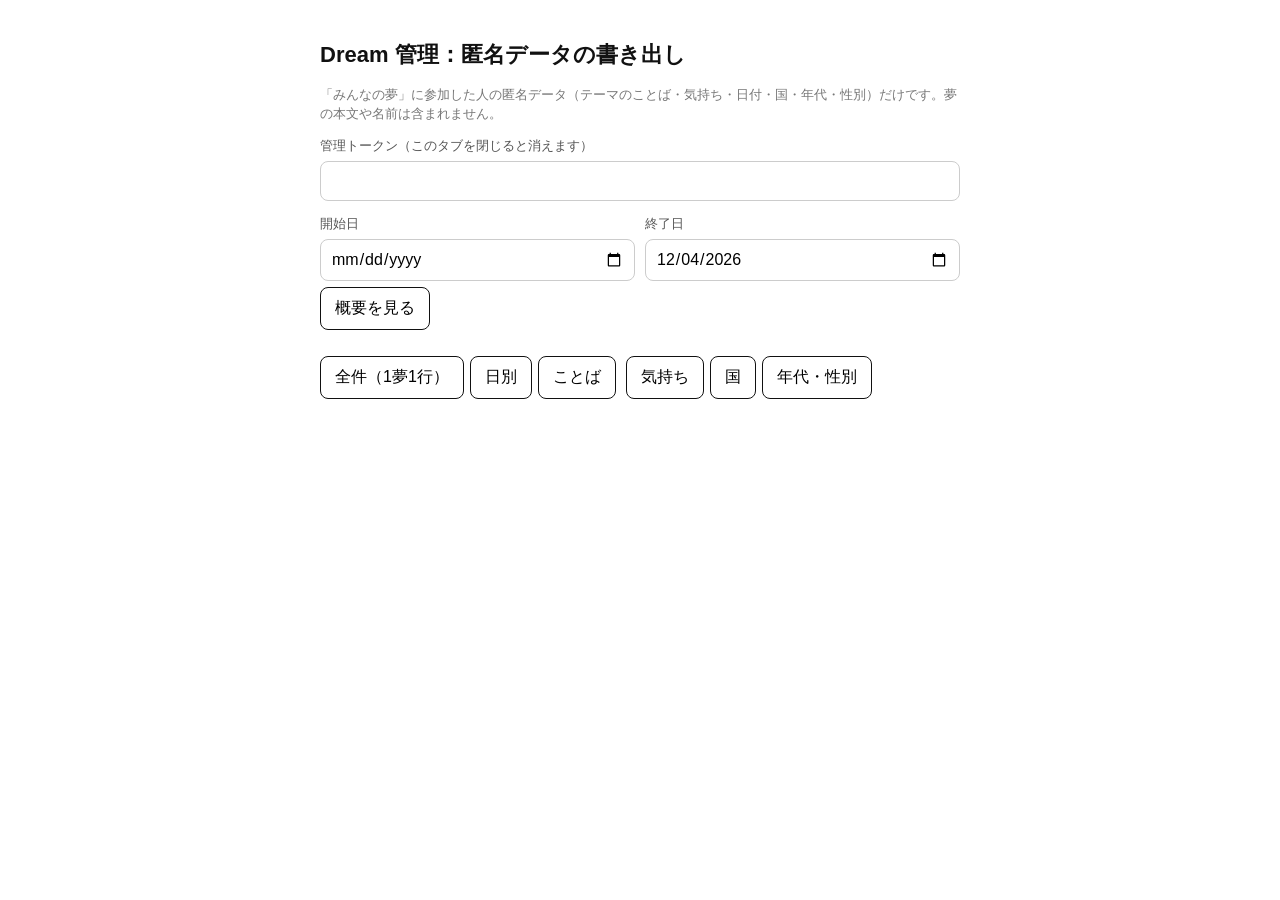
<file: site/admin.html>
<!doctype html>
<html lang="ja"><head><meta charset="utf-8"><meta name="viewport" content="width=device-width,initial-scale=1">
<meta name="robots" content="noindex,nofollow"><title>Dream 管理</title>
<style>
body{font-family:-apple-system,"Hiragino Sans",sans-serif;background:#fff;color:#111;max-width:640px;margin:40px auto;padding:0 16px}
h1{font-size:22px;font-weight:600}label{display:block;font-size:13px;color:#555;margin:14px 0 6px}
input{font:inherit;padding:10px;border:1px solid #ccc;border-radius:8px;width:100%;box-sizing:border-box}
.row{display:flex;gap:10px}.row>div{flex:1}button{font:inherit;padding:10px 14px;border:1px solid #111;background:#fff;border-radius:8px;cursor:pointer;margin:6px 6px 0 0}
button:hover{background:#111;color:#fff}#ov{margin:20px 0;font-size:14px;line-height:1.8}#msg{color:#b00;font-size:13px}small{color:#777}
</style></head><body>
<h1>Dream 管理：匿名データの書き出し</h1>
<small>「みんなの夢」に参加した人の匿名データ（テーマのことば・気持ち・日付・国・年代・性別）だけです。夢の本文や名前は含まれません。</small>
<label>管理トークン（このタブを閉じると消えます）</label><input id="tok" type="password" autocomplete="off">
<div class="row"><div><label>開始日</label><input id="from" type="date"></div><div><label>終了日</label><input id="to" type="date"></div></div>
<div><button onclick="ov()">概要を見る</button></div>
<div id="ov"></div>
<div>
<button onclick="dl('entries')">全件（1夢1行）</button><button onclick="dl('daily')">日別</button><button onclick="dl('words')">ことば</button>
<button onclick="dl('feelings')">気持ち</button><button onclick="dl('countries')">国</button><button onclick="dl('demographics')">年代・性別</button>
</div><p id="msg"></p>
<script>
const API='https://api.iwakeupeverymorninginordertodream.com';
const $=id=>document.getElementById(id);
try{$('tok').value=sessionStorage.getItem('t')||''}catch(e){}
$('tok').oninput=()=>{try{sessionStorage.setItem('t',$('tok').value)}catch(e){}};
$('to').value=new Date().toISOString().slice(0,10);
function h(){return{'X-Admin-Token':$('tok').value.trim()}}
async function ov(){$('msg').textContent='';try{const r=await fetch(API+'/v1/admin/overview',{headers:h()});if(!r.ok)throw new Error(r.status==403?'トークンが違います':'エラー '+r.status);const j=await r.json();
$('ov').innerHTML=`参加者 <b>${j.people}</b>人 ／ 夢 <b>${j.dreams}</b>件<br>直近7日：${j.last7_people}人・${j.last7_dreams}件<br>期間：${j.first_day||'-'} 〜 ${j.last_day||'-'}<br><small>※ 外部に出す統計は ${j.k_public}人以上のまとまりだけにしてください</small>`}catch(e){$('msg').textContent=e.message}}
async function dl(k){$('msg').textContent='';const q=new URLSearchParams({kind:k});if($('from').value)q.set('from',$('from').value);if($('to').value)q.set('to',$('to').value);
try{const r=await fetch(API+'/v1/admin/export?'+q,{headers:h()});if(!r.ok)throw new Error(r.status==403?'トークンが違います':'エラー '+r.status);
const b=await r.blob();const a=document.createElement('a');a.href=URL.createObjectURL(b);a.download=`dream-${k}-${$('from').value||'all'}_${$('to').value}.csv`;a.click();URL.revokeObjectURL(a.href)}catch(e){$('msg').textContent=e.message}}
</script></body></html>
</file>
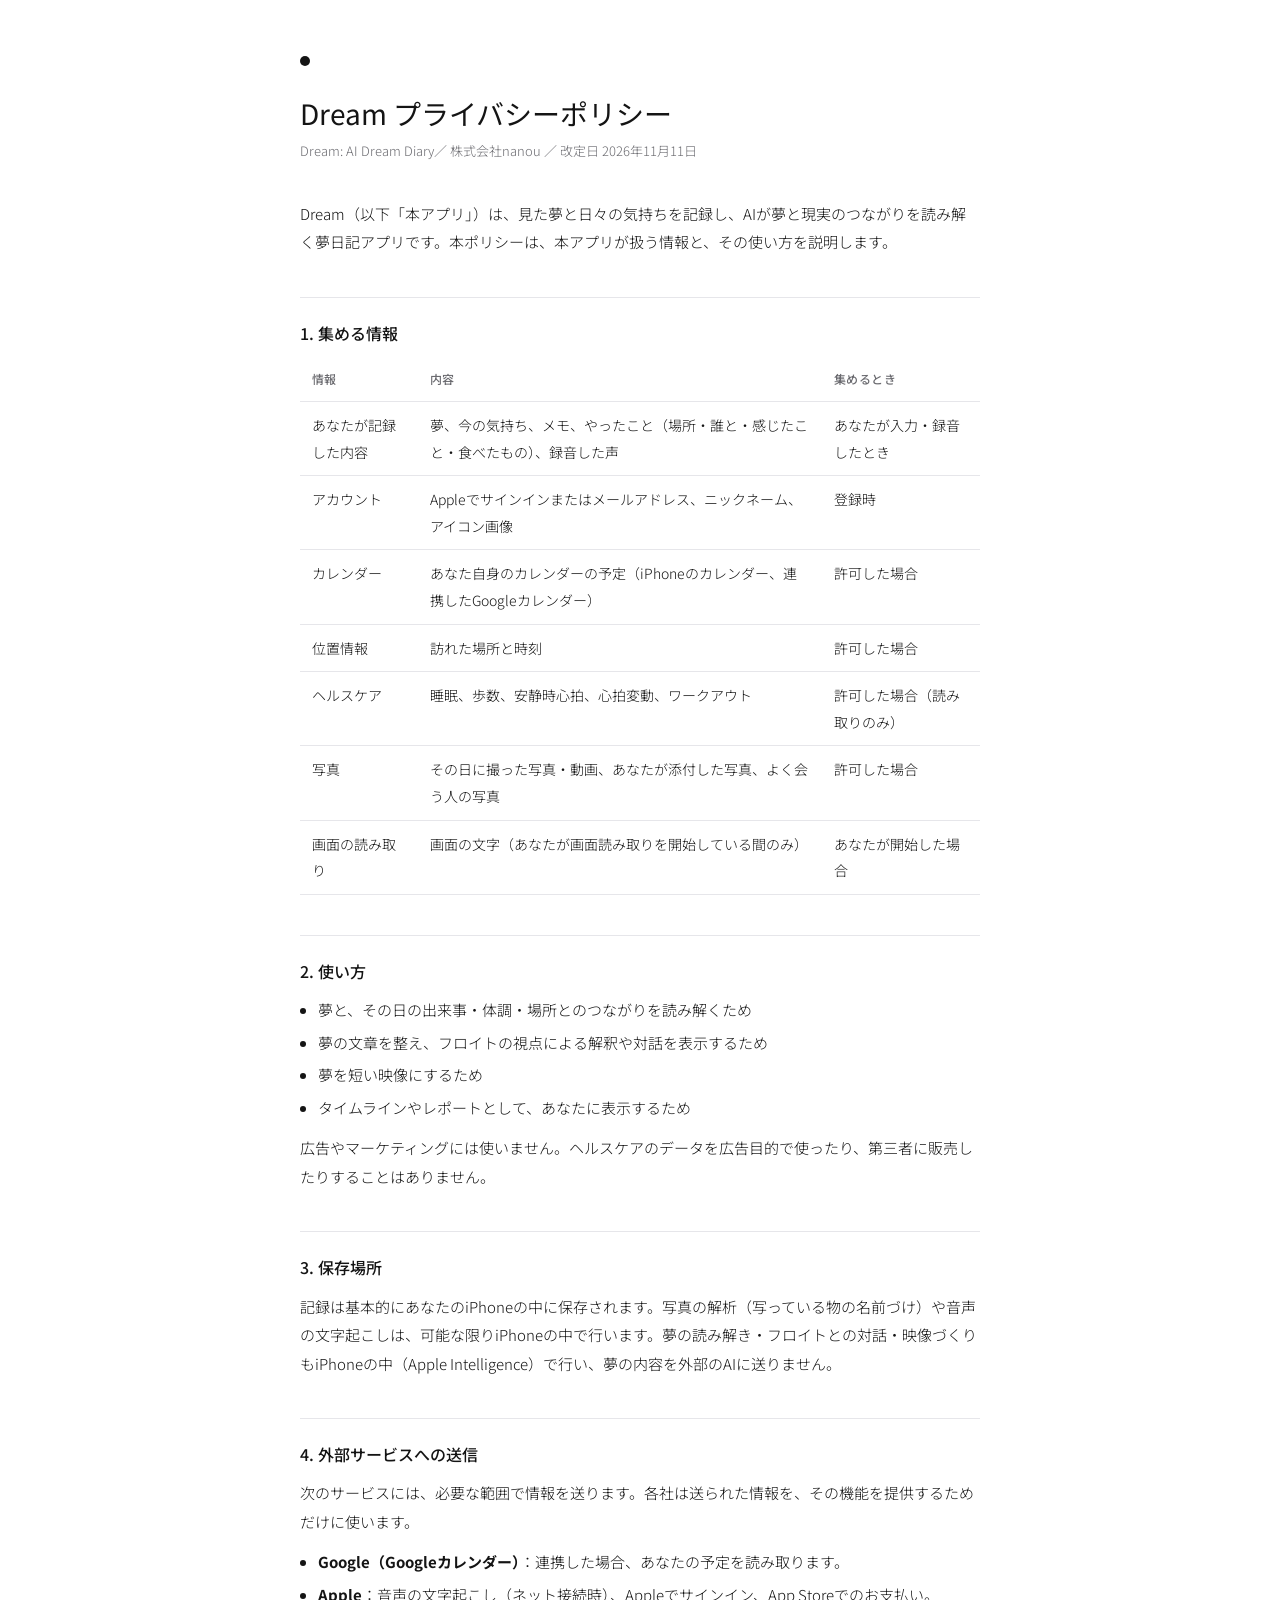
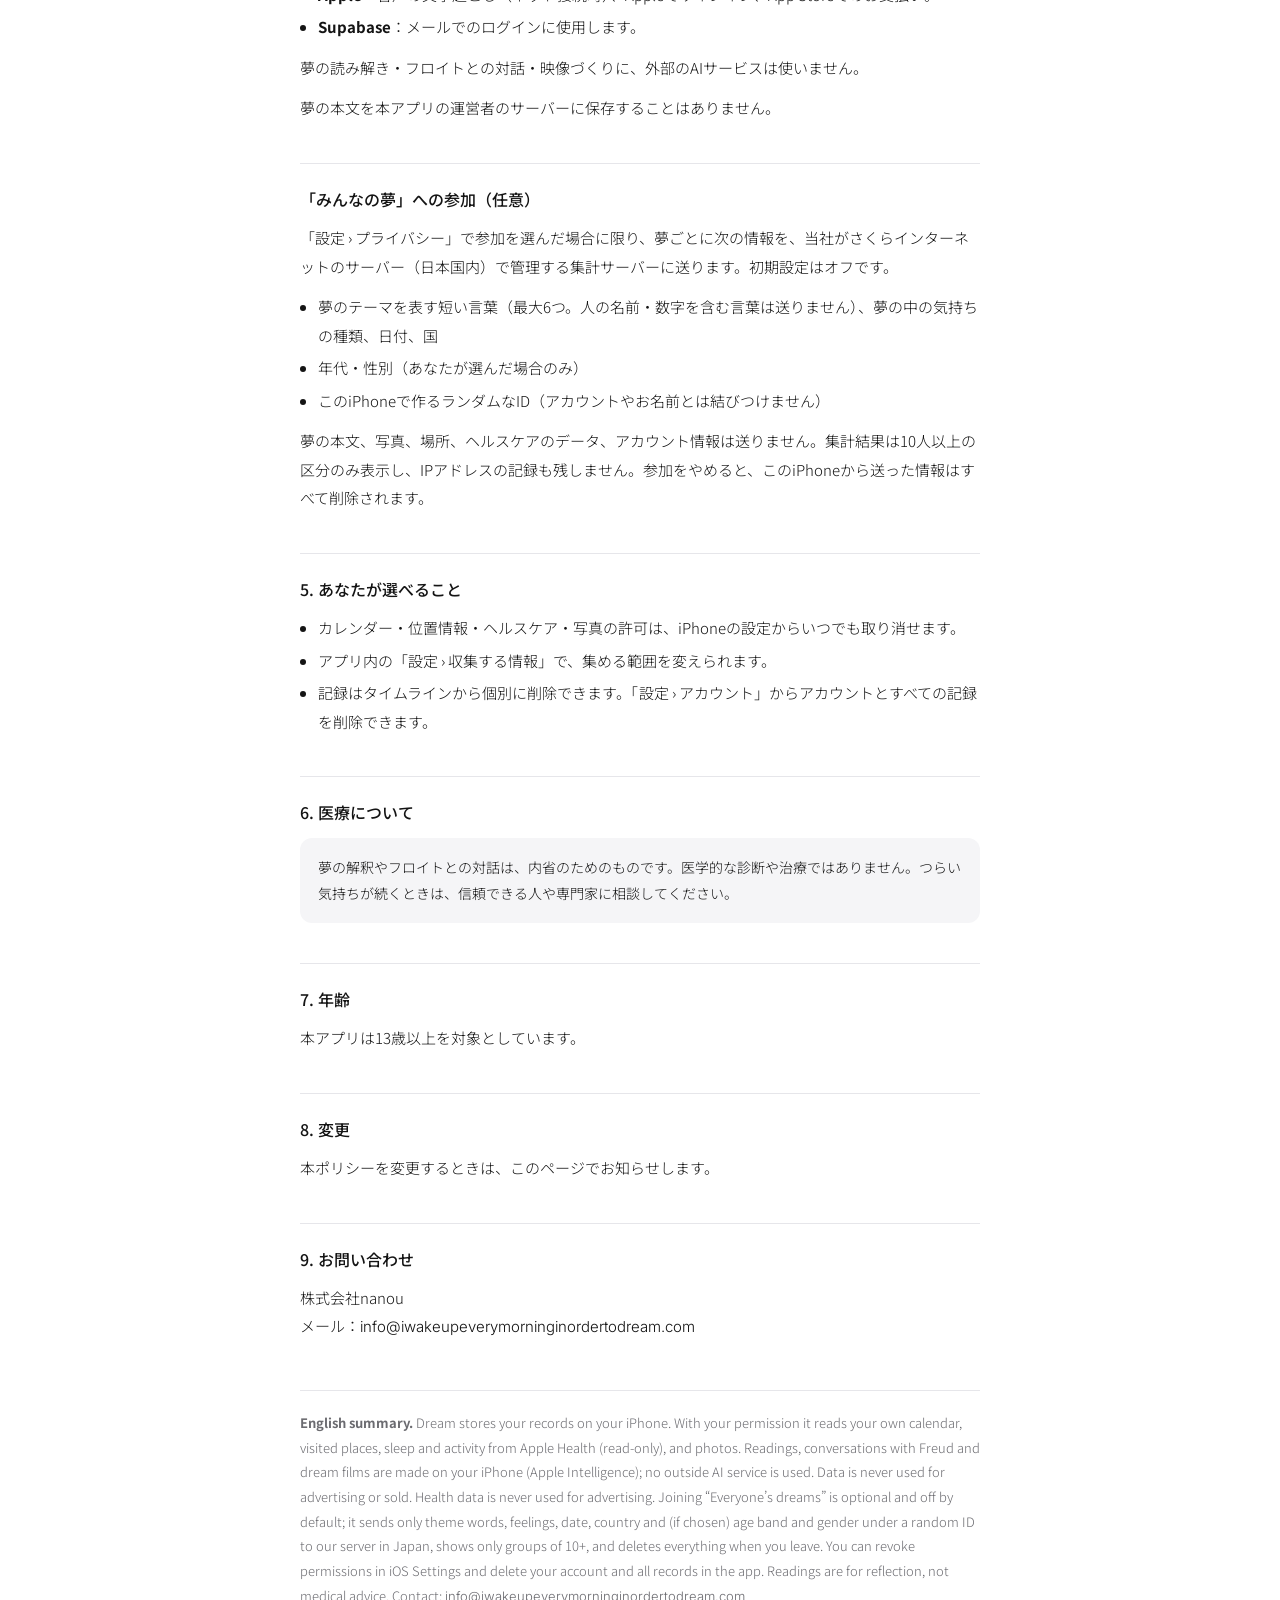
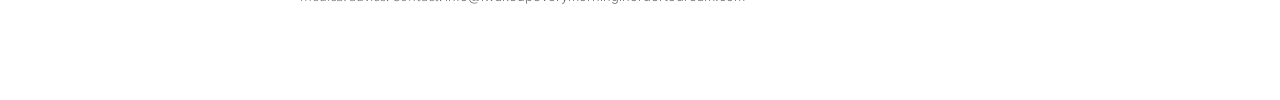
<file: site/privacy.html>
<!doctype html>
<html lang="ja">
<head>
<meta charset="utf-8">
<meta name="color-scheme" content="light">
<meta name="viewport" content="width=device-width, initial-scale=1">
<title>Dream プライバシーポリシー</title>
<link rel="stylesheet" href="https://fonts.googleapis.com/css2?family=Noto+Sans+JP:wght@300;400;500&family=Inter:wght@300;400;500&display=swap">
<style>
/* Layout: one quiet reading column, like a letter from the app. */
:root{
  --bg:#ffffff; --fg:#141414; --muted:#6b6b70; --line:#e6e6ea; --soft:#f5f5f7;
  --body:"Noto Sans JP","Inter",-apple-system,"Hiragino Sans",sans-serif;
}
body{background:var(--bg);color:var(--fg);font-family:var(--body);font-weight:300;line-height:1.9;font-size:15px}
.wrap{max-width:680px;margin:0 auto;padding-block:48px 72px;padding-left:max(16px,env(safe-area-inset-left,0px));padding-right:max(16px,env(safe-area-inset-right,0px))}
.dot{width:10px;height:10px;border-radius:50%;background:var(--fg);margin-bottom:28px}
h1{font-weight:400;font-size:28px;line-height:1.4;margin:0 0 6px;text-wrap:balance}
.meta{color:var(--muted);font-size:13px;margin:0 0 36px}
h2{font-weight:500;font-size:16px;margin:40px 0 10px;padding-top:20px;border-top:1px solid var(--line)}
p{margin:0 0 12px}
ul{margin:0 0 12px;padding-left:1.2em}
li{margin:4px 0}
.table{overflow-x:auto;margin:8px 0 12px}
table{border-collapse:collapse;width:100%;font-size:14px;min-width:480px}
th,td{text-align:left;vertical-align:top;padding:10px 12px;border-bottom:1px solid var(--line)}
th{font-weight:500;color:var(--muted);font-size:12px;letter-spacing:.04em}
.note{background:var(--soft);border-radius:12px;padding:16px 18px;font-size:14px}
.mail{font-family:"Inter",sans-serif;user-select:all}
.en{color:var(--muted);font-size:13px;margin-top:48px;padding-top:20px;border-top:1px solid var(--line)}
</style>
</head>
<body>
<main class="wrap">
  <div class="dot" aria-hidden="true"></div>
  <h1>Dream プライバシーポリシー</h1>
  <p class="meta">Dream: AI Dream Diary／ 株式会社nanou ／ 改定日 2026年11月11日</p>

  <p>Dream（以下「本アプリ」）は、見た夢と日々の気持ちを記録し、AIが夢と現実のつながりを読み解く夢日記アプリです。本ポリシーは、本アプリが扱う情報と、その使い方を説明します。</p>

  <h2>1. 集める情報</h2>
  <div class="table">
    <table>
      <thead><tr><th>情報</th><th>内容</th><th>集めるとき</th></tr></thead>
      <tbody>
        <tr><td>あなたが記録した内容</td><td>夢、今の気持ち、メモ、やったこと（場所・誰と・感じたこと・食べたもの）、録音した声</td><td>あなたが入力・録音したとき</td></tr>
        <tr><td>アカウント</td><td>Appleでサインインまたはメールアドレス、ニックネーム、アイコン画像</td><td>登録時</td></tr>
        <tr><td>カレンダー</td><td>あなた自身のカレンダーの予定（iPhoneのカレンダー、連携したGoogleカレンダー）</td><td>許可した場合</td></tr>
        <tr><td>位置情報</td><td>訪れた場所と時刻</td><td>許可した場合</td></tr>
        <tr><td>ヘルスケア</td><td>睡眠、歩数、安静時心拍、心拍変動、ワークアウト</td><td>許可した場合（読み取りのみ）</td></tr>
        <tr><td>写真</td><td>その日に撮った写真・動画、あなたが添付した写真、よく会う人の写真</td><td>許可した場合</td></tr>
        <tr><td>画面の読み取り</td><td>画面の文字（あなたが画面読み取りを開始している間のみ）</td><td>あなたが開始した場合</td></tr>
      </tbody>
    </table>
  </div>

  <h2>2. 使い方</h2>
  <ul>
    <li>夢と、その日の出来事・体調・場所とのつながりを読み解くため</li>
    <li>夢の文章を整え、フロイトの視点による解釈や対話を表示するため</li>
    <li>夢を短い映像にするため</li>
    <li>タイムラインやレポートとして、あなたに表示するため</li>
  </ul>
  <p>広告やマーケティングには使いません。ヘルスケアのデータを広告目的で使ったり、第三者に販売したりすることはありません。</p>

  <h2>3. 保存場所</h2>
  <p>記録は基本的にあなたのiPhoneの中に保存されます。写真の解析（写っている物の名前づけ）や音声の文字起こしは、可能な限りiPhoneの中で行います。夢の読み解き・フロイトとの対話・映像づくりもiPhoneの中（Apple Intelligence）で行い、夢の内容を外部のAIに送りません。</p>

  <h2>4. 外部サービスへの送信</h2>
  <p>次のサービスには、必要な範囲で情報を送ります。各社は送られた情報を、その機能を提供するためだけに使います。</p>
  <ul>
    <li><b>Google（Googleカレンダー）</b>：連携した場合、あなたの予定を読み取ります。</li>
    <li><b>Apple</b>：音声の文字起こし（ネット接続時）、Appleでサインイン、App Storeでのお支払い。</li>
    <li><b>Supabase</b>：メールでのログインに使用します。</li>
  </ul>
  <p>夢の読み解き・フロイトとの対話・映像づくりに、外部のAIサービスは使いません。</p>
  <p>夢の本文を本アプリの運営者のサーバーに保存することはありません。</p>

  <h2>「みんなの夢」への参加（任意）</h2>
  <p>「設定 › プライバシー」で参加を選んだ場合に限り、夢ごとに次の情報を、当社がさくらインターネットのサーバー（日本国内）で管理する集計サーバーに送ります。初期設定はオフです。</p>
  <ul>
    <li>夢のテーマを表す短い言葉（最大6つ。人の名前・数字を含む言葉は送りません）、夢の中の気持ちの種類、日付、国</li>
    <li>年代・性別（あなたが選んだ場合のみ）</li>
    <li>このiPhoneで作るランダムなID（アカウントやお名前とは結びつけません）</li>
  </ul>
  <p>夢の本文、写真、場所、ヘルスケアのデータ、アカウント情報は送りません。集計結果は10人以上の区分のみ表示し、IPアドレスの記録も残しません。参加をやめると、このiPhoneから送った情報はすべて削除されます。</p>

  <h2>5. あなたが選べること</h2>
  <ul>
    <li>カレンダー・位置情報・ヘルスケア・写真の許可は、iPhoneの設定からいつでも取り消せます。</li>
    <li>アプリ内の「設定 › 収集する情報」で、集める範囲を変えられます。</li>
    <li>記録はタイムラインから個別に削除できます。「設定 › アカウント」からアカウントとすべての記録を削除できます。</li>
  </ul>

  <h2>6. 医療について</h2>
  <p class="note">夢の解釈やフロイトとの対話は、内省のためのものです。医学的な診断や治療ではありません。つらい気持ちが続くときは、信頼できる人や専門家に相談してください。</p>

  <h2>7. 年齢</h2>
  <p>本アプリは13歳以上を対象としています。</p>

  <h2>8. 変更</h2>
  <p>本ポリシーを変更するときは、このページでお知らせします。</p>

  <h2>9. お問い合わせ</h2>
  <p>株式会社nanou<br>メール：<span class="mail">info@iwakeupeverymorninginordertodream.com</span></p>

  <div class="en">
    <p><b>English summary.</b> Dream stores your records on your iPhone. With your permission it reads your own calendar, visited places, sleep and activity from Apple Health (read-only), and photos. Readings, conversations with Freud and dream films are made on your iPhone (Apple Intelligence); no outside AI service is used. Data is never used for advertising or sold. Health data is never used for advertising. Joining “Everyone’s dreams” is optional and off by default; it sends only theme words, feelings, date, country and (if chosen) age band and gender under a random ID to our server in Japan, shows only groups of 10+, and deletes everything when you leave. You can revoke permissions in iOS Settings and delete your account and all records in the app. Readings are for reflection, not medical advice. Contact: <span class="mail">info@iwakeupeverymorninginordertodream.com</span></p>
  </div>
</main>
</body>
</html>
</file>
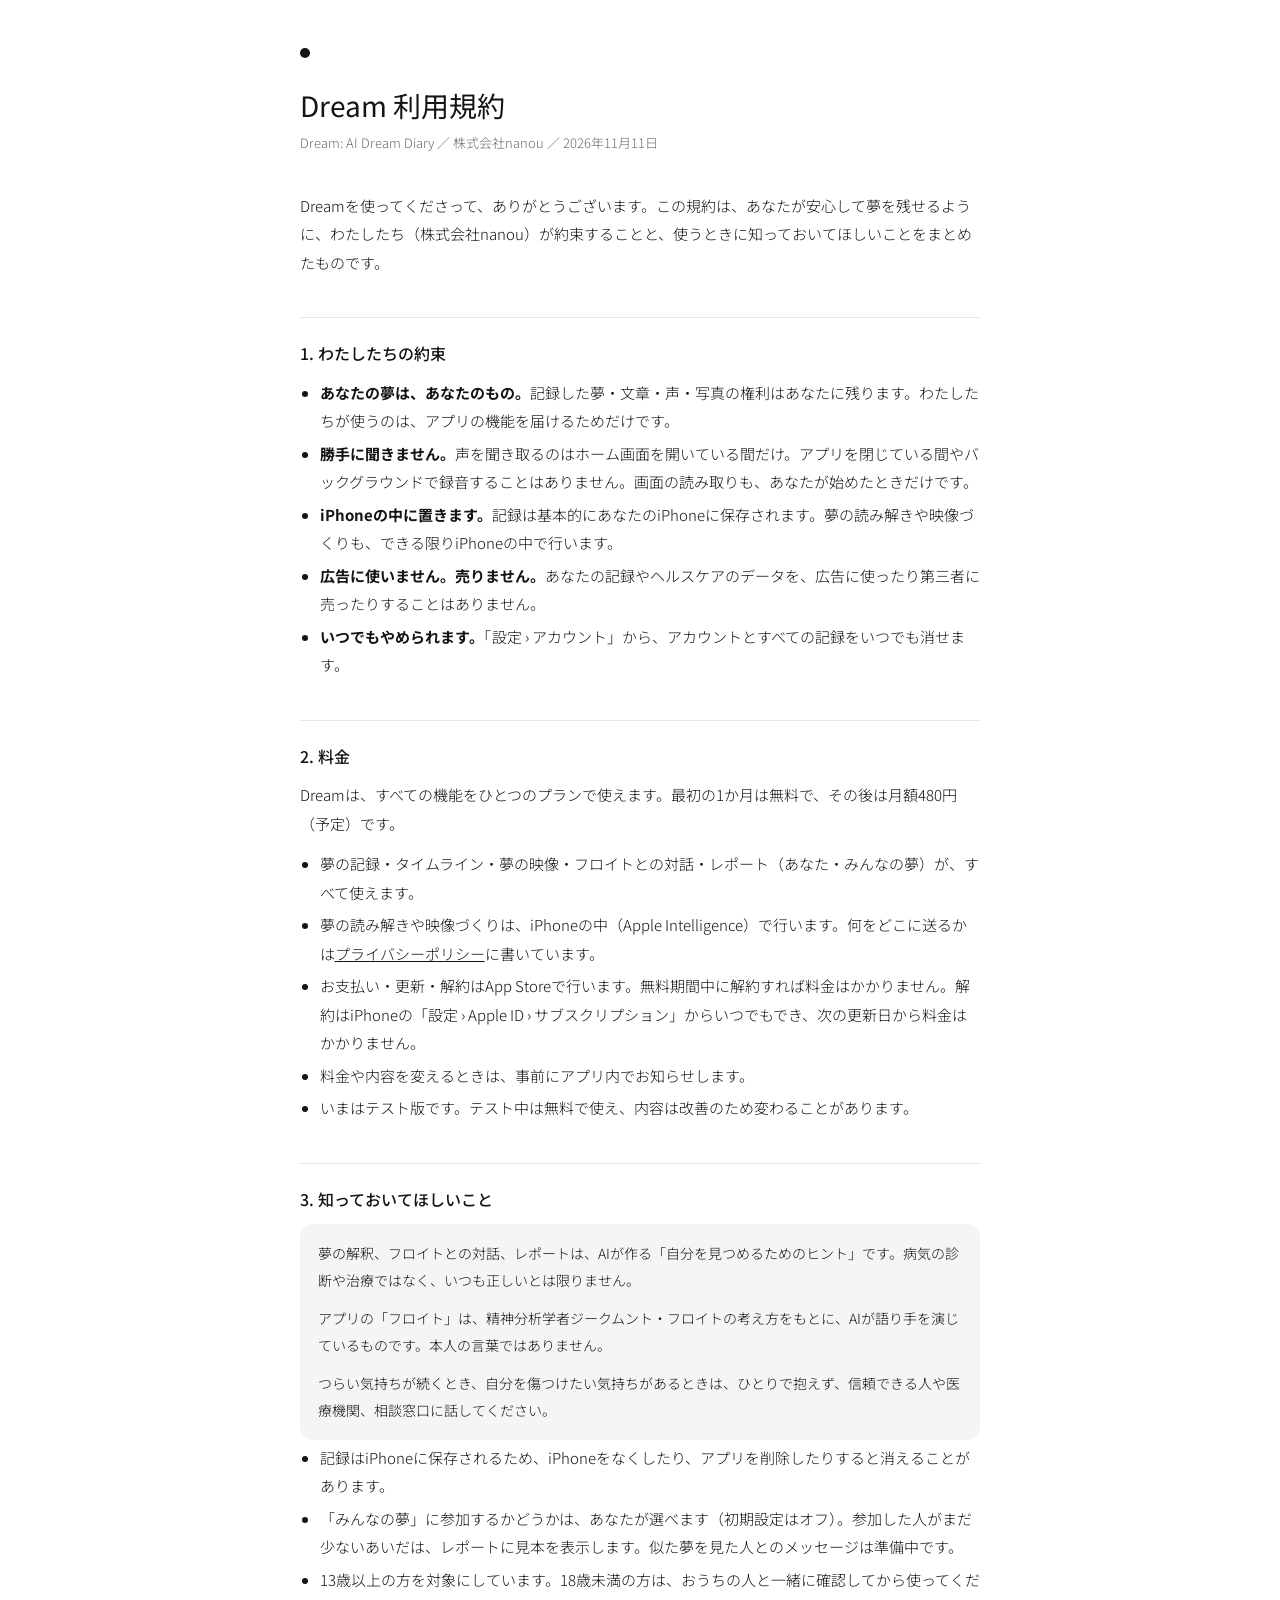
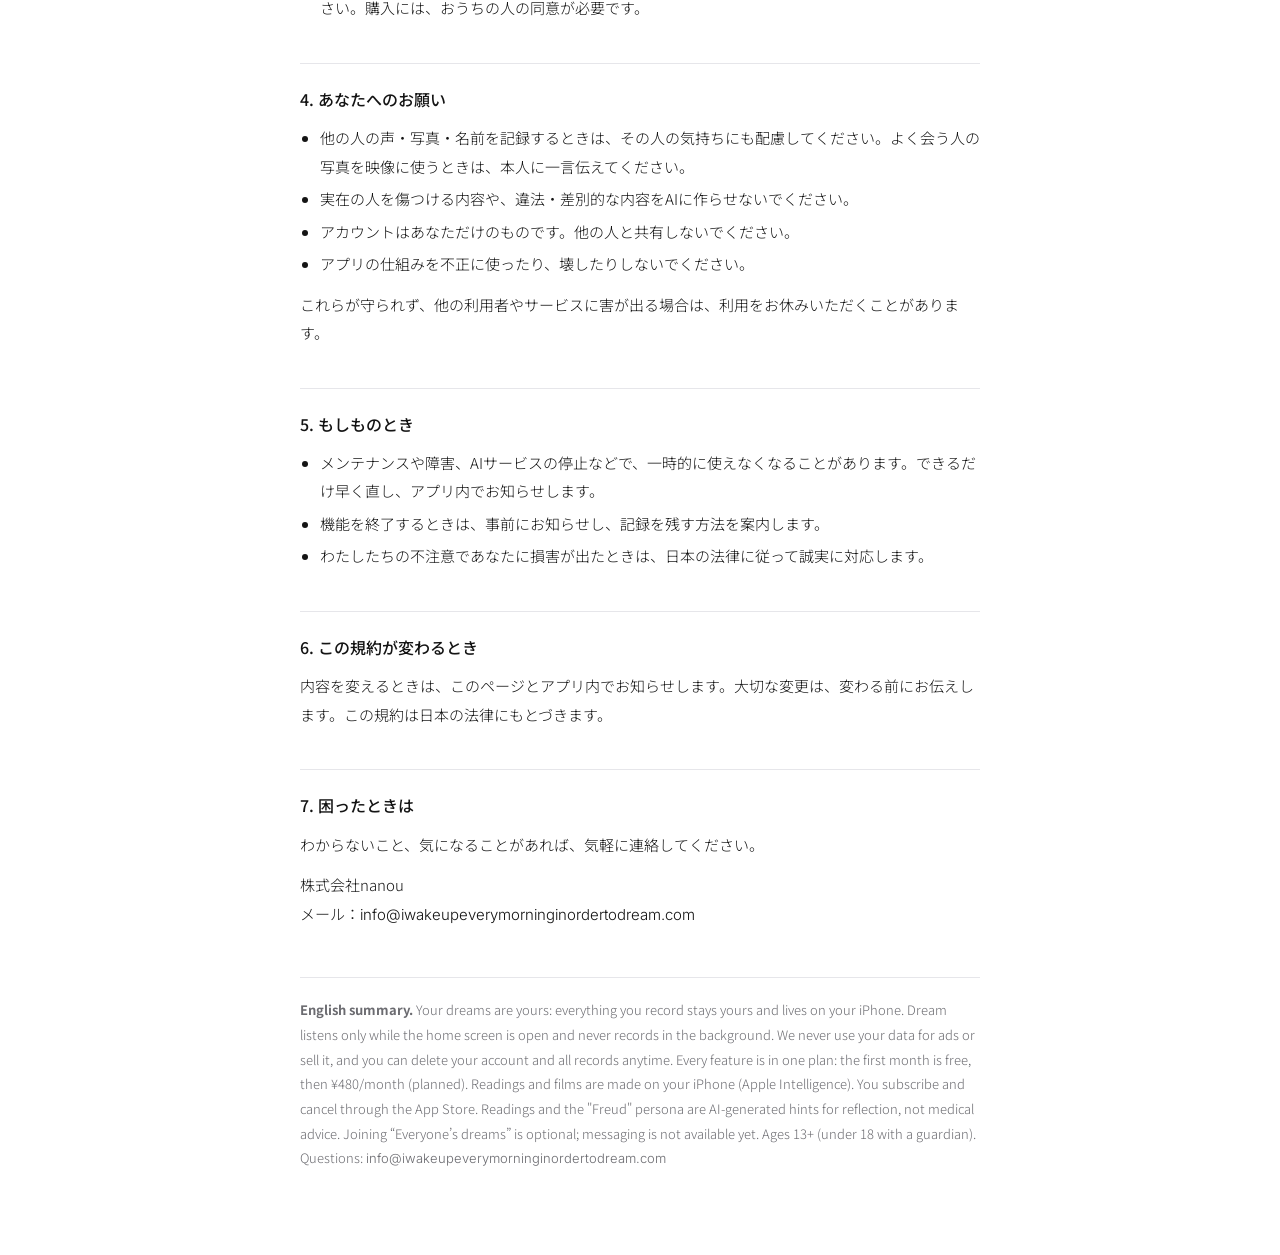
<file: site/terms.html>
<!doctype html>
<html lang="ja">
<head>
<meta charset="utf-8">
<meta name="color-scheme" content="light">
<meta name="viewport" content="width=device-width,initial-scale=1,viewport-fit=cover">
<title>Dream 利用規約</title>
<link rel="stylesheet" href="https://fonts.googleapis.com/css2?family=Noto+Sans+JP:wght@300;400;500&family=Inter:wght@300;400;500&display=swap">
<style>
:root{--bg:#ffffff;--fg:#141414;--muted:#6b6b70;--line:#e6e6ea;--soft:#f5f5f7;--body:"Noto Sans JP","Inter",-apple-system,"Hiragino Sans",sans-serif}
body{margin:0;background:var(--bg);color:var(--fg);font-family:var(--body);font-weight:300;line-height:1.9;font-size:15px}
.wrap{max-width:680px;margin:0 auto;padding:48px max(16px,env(safe-area-inset-right,0px)) 72px max(16px,env(safe-area-inset-left,0px))}
.dot{width:10px;height:10px;border-radius:50%;background:var(--fg);margin-bottom:28px}
h1{font-weight:400;font-size:28px;line-height:1.4;margin:0 0 6px}
.meta{color:var(--muted);font-size:13px;margin:0 0 36px}
h2{font-weight:500;font-size:16px;margin:40px 0 10px;padding-top:20px;border-top:1px solid var(--line)}
p{margin:0 0 12px} ul,ol{margin:0 0 12px;padding-left:1.3em} li{margin:4px 0}
.table{overflow-x:auto;margin:8px 0 12px}
table{border-collapse:collapse;width:100%;font-size:14px;min-width:420px}
th,td{text-align:left;vertical-align:top;padding:10px 12px;border-bottom:1px solid var(--line)}
th{font-weight:500;color:var(--muted);font-size:12px;letter-spacing:.04em}
.note{background:var(--soft);border-radius:12px;padding:16px 18px;font-size:14px}
.mail{font-family:"Inter",sans-serif;user-select:all}
a{color:inherit}
.en{color:var(--muted);font-size:13px;margin-top:48px;padding-top:20px;border-top:1px solid var(--line)}
</style>
</head>
<body>
<main class="wrap">
  <div class="dot" aria-hidden="true"></div>
  <h1>Dream 利用規約</h1>
  <p class="meta">Dream: AI Dream Diary ／ 株式会社nanou ／ 2026年11月11日</p>

  <p>Dreamを使ってくださって、ありがとうございます。この規約は、あなたが安心して夢を残せるように、わたしたち（株式会社nanou）が約束することと、使うときに知っておいてほしいことをまとめたものです。</p>

  <h2>1. わたしたちの約束</h2>
  <ul>
    <li><b>あなたの夢は、あなたのもの。</b>記録した夢・文章・声・写真の権利はあなたに残ります。わたしたちが使うのは、アプリの機能を届けるためだけです。</li>
    <li><b>勝手に聞きません。</b>声を聞き取るのはホーム画面を開いている間だけ。アプリを閉じている間やバックグラウンドで録音することはありません。画面の読み取りも、あなたが始めたときだけです。</li>
    <li><b>iPhoneの中に置きます。</b>記録は基本的にあなたのiPhoneに保存されます。夢の読み解きや映像づくりも、できる限りiPhoneの中で行います。</li>
    <li><b>広告に使いません。売りません。</b>あなたの記録やヘルスケアのデータを、広告に使ったり第三者に売ったりすることはありません。</li>
    <li><b>いつでもやめられます。</b>「設定 › アカウント」から、アカウントとすべての記録をいつでも消せます。</li>
  </ul>

  <h2>2. 料金</h2>
  <p>Dreamは、すべての機能をひとつのプランで使えます。最初の1か月は無料で、その後は月額480円（予定）です。</p>
  <ul>
    <li>夢の記録・タイムライン・夢の映像・フロイトとの対話・レポート（あなた・みんなの夢）が、すべて使えます。</li>
    <li>夢の読み解きや映像づくりは、iPhoneの中（Apple Intelligence）で行います。何をどこに送るかは<a href="/privacy.html">プライバシーポリシー</a>に書いています。</li>
    <li>お支払い・更新・解約はApp Storeで行います。無料期間中に解約すれば料金はかかりません。解約はiPhoneの「設定 › Apple ID › サブスクリプション」からいつでもでき、次の更新日から料金はかかりません。</li>
    <li>料金や内容を変えるときは、事前にアプリ内でお知らせします。</li>
    <li>いまはテスト版です。テスト中は無料で使え、内容は改善のため変わることがあります。</li>
  </ul>

  <h2>3. 知っておいてほしいこと</h2>
  <div class="note">
    <p>夢の解釈、フロイトとの対話、レポートは、AIが作る「自分を見つめるためのヒント」です。病気の診断や治療ではなく、いつも正しいとは限りません。</p>
    <p>アプリの「フロイト」は、精神分析学者ジークムント・フロイトの考え方をもとに、AIが語り手を演じているものです。本人の言葉ではありません。</p>
    <p style="margin:0">つらい気持ちが続くとき、自分を傷つけたい気持ちがあるときは、ひとりで抱えず、信頼できる人や医療機関、相談窓口に話してください。</p>
  </div>
  <ul>
    <li>記録はiPhoneに保存されるため、iPhoneをなくしたり、アプリを削除したりすると消えることがあります。</li>
    <li>「みんなの夢」に参加するかどうかは、あなたが選べます（初期設定はオフ）。参加した人がまだ少ないあいだは、レポートに見本を表示します。似た夢を見た人とのメッセージは準備中です。</li>
    <li>13歳以上の方を対象にしています。18歳未満の方は、おうちの人と一緒に確認してから使ってください。購入には、おうちの人の同意が必要です。</li>
  </ul>

  <h2>4. あなたへのお願い</h2>
  <ul>
    <li>他の人の声・写真・名前を記録するときは、その人の気持ちにも配慮してください。よく会う人の写真を映像に使うときは、本人に一言伝えてください。</li>
    <li>実在の人を傷つける内容や、違法・差別的な内容をAIに作らせないでください。</li>
    <li>アカウントはあなただけのものです。他の人と共有しないでください。</li>
    <li>アプリの仕組みを不正に使ったり、壊したりしないでください。</li>
  </ul>
  <p>これらが守られず、他の利用者やサービスに害が出る場合は、利用をお休みいただくことがあります。</p>

  <h2>5. もしものとき</h2>
  <ul>
    <li>メンテナンスや障害、AIサービスの停止などで、一時的に使えなくなることがあります。できるだけ早く直し、アプリ内でお知らせします。</li>
    <li>機能を終了するときは、事前にお知らせし、記録を残す方法を案内します。</li>
    <li>わたしたちの不注意であなたに損害が出たときは、日本の法律に従って誠実に対応します。</li>
  </ul>

  <h2>6. この規約が変わるとき</h2>
  <p>内容を変えるときは、このページとアプリ内でお知らせします。大切な変更は、変わる前にお伝えします。この規約は日本の法律にもとづきます。</p>

  <h2>7. 困ったときは</h2>
  <p>わからないこと、気になることがあれば、気軽に連絡してください。</p>
  <p>株式会社nanou<br>メール：<span class="mail">info@iwakeupeverymorninginordertodream.com</span></p>

  <div class="en">
    <p><b>English summary.</b> Your dreams are yours: everything you record stays yours and lives on your iPhone. Dream listens only while the home screen is open and never records in the background. We never use your data for ads or sell it, and you can delete your account and all records anytime. Every feature is in one plan: the first month is free, then ¥480/month (planned). Readings and films are made on your iPhone (Apple Intelligence). You subscribe and cancel through the App Store. Readings and the "Freud" persona are AI-generated hints for reflection, not medical advice. Joining “Everyone’s dreams” is optional; messaging is not available yet. Ages 13+ (under 18 with a guardian). Questions: <span class="mail">info@iwakeupeverymorninginordertodream.com</span></p>
  </div>
</main>
</body>
</html>
</file>
